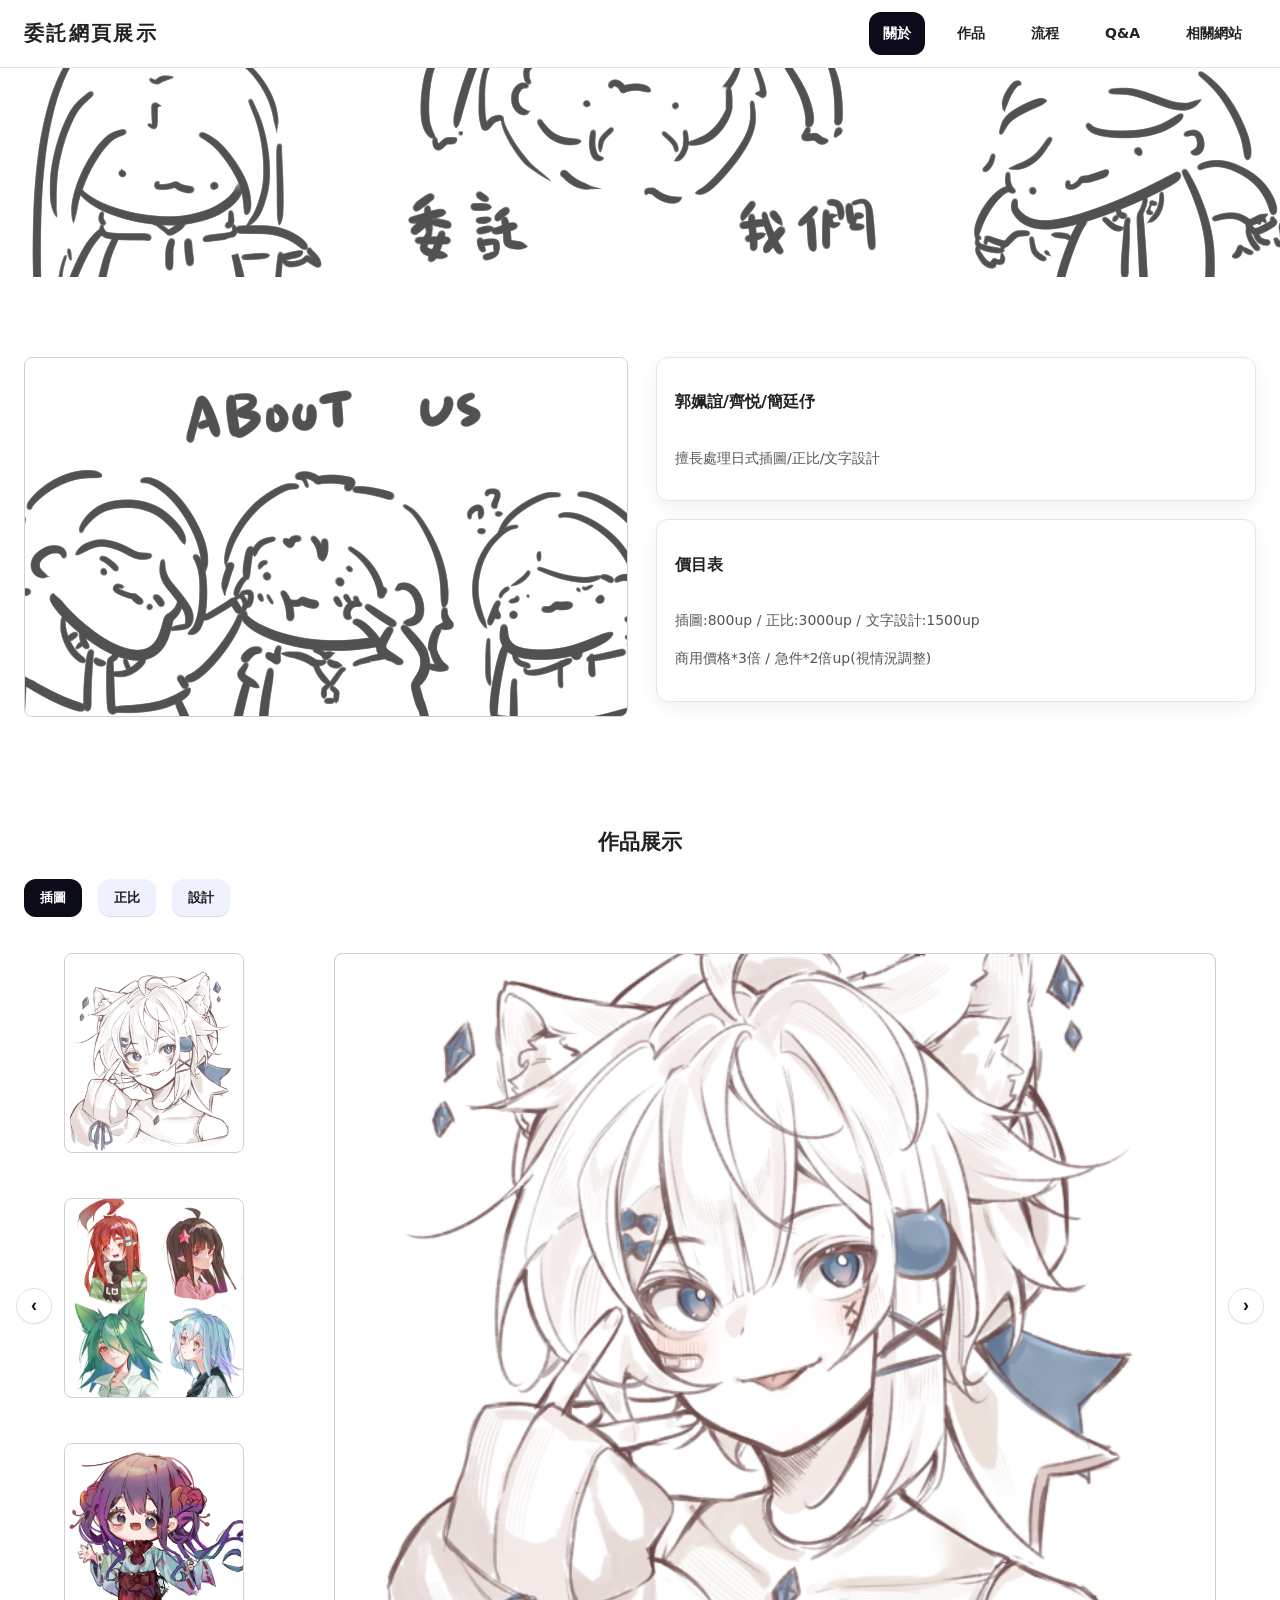
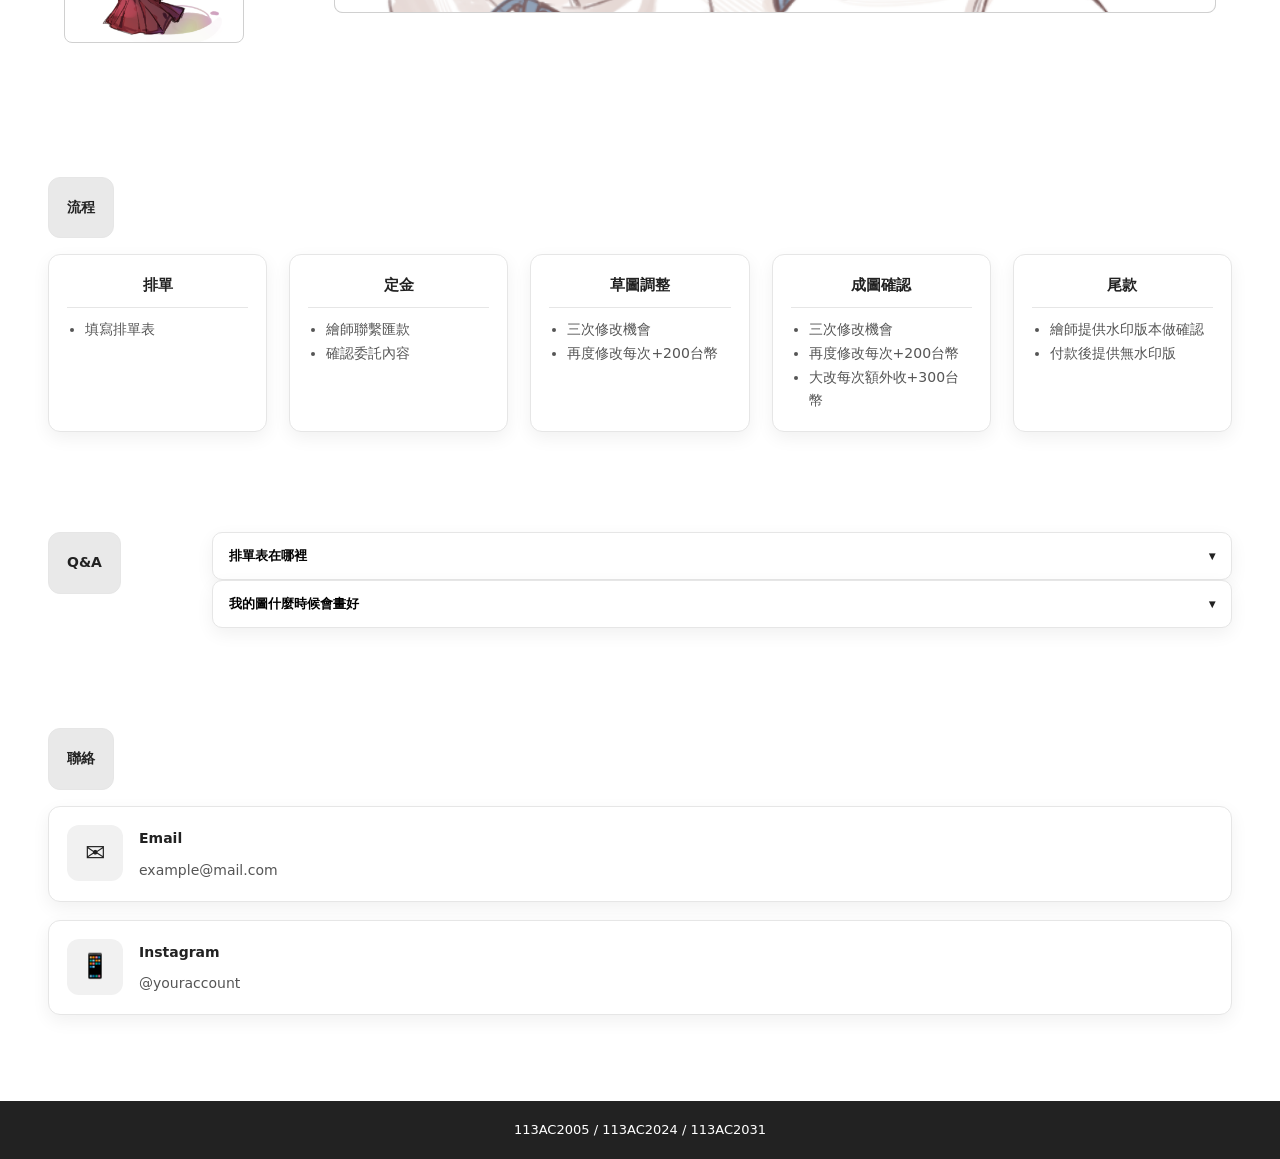
<file: index.html>
<!doctype html>
<html lang="zh-Hant">
<head>
  <meta charset="utf-8" />
  <meta name="viewport" content="width=device-width, initial-scale=1" />
  <title>個人作品展示</title>
  <link rel="stylesheet" href="style.css" />
  <script defer src="script.js"></script>
</head>
<body>

  <!-- ░░ 固定導覽列 ░░ -->
  <header class="site-header" id="siteHeader">
    <div class="container header-inner">
      <div class="brand">委託網頁展示</div>
      <nav class="nav">
        <a class="nav-link" href="#about">關於</a>
        <a class="nav-link" href="#works">作品</a>
        <a class="nav-link" href="#flow">流程</a>
        <a class="nav-link" href="#qa">Q&A</a>
        <a class="nav-link" href="#contact">相關網站</a>
      </nav>
    </div>
  </header>

  <!-- ░░ 頂部橫幅 ░░ -->
  <section class="banner">
    <div class="container">
      <div class="ph ph-banner" aria-label="頂部橫幅"></div>
    </div>
  </section>

  <!-- ░░ 關於 ░░ -->
  <section id="about" class="section">
    <div class="container about-grid">
      <div class="about-left">
        <figure class="ph ph-hero">
          <img src="images/2.png" alt="hero image" />
        </figure>
      </div>
      <div class="about-right">
        <article class="card">
          <h3 class="card-title">郭姵誼/齊悦/簡廷伃</h3>
          <div class="card-body">
            <p>擅長處理日式插圖/正比/文字設計</p>
          </div>
        </article>
        <article class="card">
          <h3 class="card-title">價目表</h3>
          <div class="card-body">
            <p>插圖:800up / 正比:3000up / 文字設計:1500up</p>
            <p>商用價格*3倍 / 急件*2倍up(視情況調整)</p>
          </div>
        </article>
      </div>
    </div>
  </section>

  <!-- ░░ 作品展示 ░░ -->
  <section class="works section" id="works">
    <div class="container">
      <h2 class="section-heading">作品展示</h2>

      <!-- 三個按鈕 -->
      <div class="tabbar">
        <button class="tab-btn active" data-target="illust">插圖</button>
        <button class="tab-btn" data-target="prop">正比</button>
        <button class="tab-btn" data-target="design">設計</button>
      </div>

      <!-- 共用展示區 -->
      <div class="panel show" id="panel-main">
        <div class="thumbs">
          <figure class="ph ph-sq"></figure>
          <figure class="ph ph-sq"></figure>
          <figure class="ph ph-sq"></figure>
        </div>

        <!-- 主圖容器：按鈕圖 -->
        <figure class="ph ph-main">
            <img src="images/illust1.jpg" alt="pic" id="main-image" />
        </figure>

        <!-- 左右箭頭 -->
        <button class="carousel-arrow left" id="prev">‹</button>
        <button class="carousel-arrow right" id="next">›</button>
      </div>
    </div>
  </section>

  <!-- ░░ 流程 ░░ -->
  <section id="flow" class="section flow">
    <div class="container">
      <div class="flow-title">流程</div>
      <div class="flow-grid">
        <article class="flow-card"><h3>排單</h3><ul><li>填寫排單表</li></ul></article>
        <article class="flow-card"><h3>定金</h3><ul><li>繪師聯繫匯款</li></ul> <ul><li>確認委託內容</li></ul></article>
        <article class="flow-card"><h3>草圖調整</h3><ul><li>三次修改機會</li></ul> <ul><li>再度修改每次+200台幣</li></ul></article>
        <article class="flow-card"><h3>成圖確認</h3><ul><li>三次修改機會</li></ul> <ul><li>再度修改每次+200台幣</li></ul> <ul><li>大改每次額外收+300台幣</li></ul> </article>
        <article class="flow-card"><h3>尾款</h3> <ul><li>繪師提供水印版本做確認</li></ul> <ul><li>付款後提供無水印版</li></ul></article>
      </div>
    </div>
  </section>

  <!-- ░░ Q&A ░░ -->
  <section id="qa" class="section qa">
    <div class="container qa-grid">
      <div class="qa-badge">Q&A</div>
      <div class="qa-list">
        <div class="qa-item">
          <button class="qa-q">排單表在哪裡</button>
          <div class="qa-a">在下方相關網站處喔!</div>
        </div>
        <div class="qa-item">
          <button class="qa-q">我的圖什麼時候會畫好</button>
          <div class="qa-a">看您的排單月份喔!詳情請洽您的繪師!</div>
        </div>
      </div>
    </div>
  </section>

  <!-- ░░ 聯絡 ░░ -->
  <section id="contact" class="section contact">
    <div class="container">
      <div class="contact-badge">聯絡</div>
      <div class="contact-list">
        <article class="contact-card">
          <div class="contact-icon">✉️</div>
          <div class="contact-body"><h4>Email</h4><p>example@mail.com</p></div>
        </article>
        <article class="contact-card">
          <div class="contact-icon">📱</div>
          <div class="contact-body"><h4>Instagram</h4><p>@youraccount</p></div>
        </article>
      </div>
    </div>
  </section>

  <!-- ░░ 黑色頁尾 ░░ -->
  <footer class="site-footer">
    <div class="container">113AC2005 / 113AC2024 / 113AC2031</div>
  </footer>

</body>
</html>
</file>
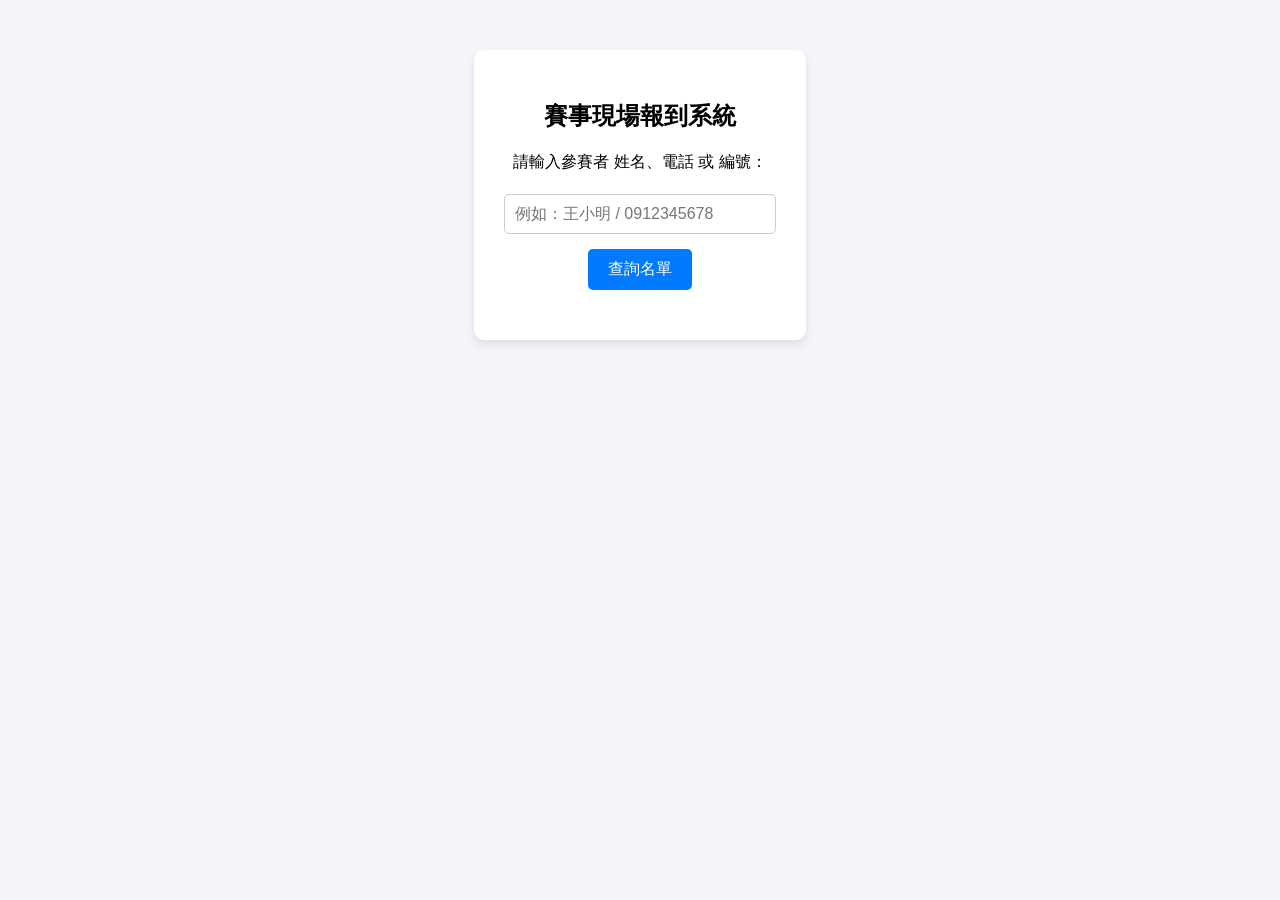
<file: name/name.html>
<!DOCTYPE html>
<html lang="zh-TW">
<head>
  <meta charset="UTF-8">
  <meta name="viewport" content="width=device-width, initial-scale=1.0">
  <title>賽事現場報到系統</title>
  <style>
    body { font-family: "微軟正黑體", sans-serif; text-align: center; margin-top: 50px; background-color: #f4f4f9; }
    .container { background: white; padding: 30px; border-radius: 10px; box-shadow: 0 4px 8px rgba(0,0,0,0.1); display: inline-block; max-width: 90%; }
    input { padding: 10px; font-size: 16px; border: 1px solid #ccc; border-radius: 5px; outline: none; margin: 5px 0; width: 250px; }
    button { padding: 10px 20px; font-size: 16px; cursor: pointer; background-color: #007BFF; color: white; border: none; border-radius: 5px; margin-top: 10px; }
    button:hover { background-color: #0056b3; }
    #result { margin-top: 20px; font-weight: bold; font-size: 18px; }
    
    /* 手環區域預設隱藏 */
    #wristbandSection { display: none; margin-top: 20px; padding-top: 20px; border-top: 1px dashed #ccc; }
    .success-btn { background-color: #28a745; }
    .success-btn:hover { background-color: #218838; }
  </style>
</head>
<body>

  <div class="container">
    <h2>賽事現場報到系統</h2>
    
    <div>
      <p>請輸入參賽者 姓名、電話 或 編號：</p>
      <input type="text" id="searchInput" placeholder="例如：王小明 / 0912345678">
      <br>
      <button onclick="checkRegistration()">查詢名單</button>
    </div>

    <div id="result"></div>

    <div id="wristbandSection">
      <p id="wristbandHint">確認為參賽者！請輸入發放的手環編號：</p>
      <input type="text" id="wristbandInput" placeholder="例如：A001">
      <br>
      <button class="success-btn" onclick="submitWristband()">確認發放並寫入系統</button>
    </div>
  </div>

  <script>
    // 你的正式版 GAS 網址
    const gasUrl = 'https://script.google.com/macros/s/AKfycbxmzVFQKeO8wIETMpEP0b5mljrGJQwrG4zA9EqQzYyt-oegTh9cn7KkXwg9TUZsUmJA/exec'; 
    let currentQuery = ""; // 記住剛剛查詢成功的字串(可能是電話或編號)

    function checkRegistration() {
      const queryValue = document.getElementById('searchInput').value.trim();
      const resultDiv = document.getElementById('result');
      const wristbandSection = document.getElementById('wristbandSection');
      
      if (!queryValue) {
        resultDiv.innerHTML = "請先輸入查詢資料喔！";
        resultDiv.style.color = "red";
        return;
      }

      resultDiv.innerHTML = "資料查詢中，請稍候...";
      resultDiv.style.color = "#666";
      wristbandSection.style.display = "none"; 

      // 傳送 query 給 GAS
      fetch(`${gasUrl}?action=check&query=${queryValue}`)
        .then(response => response.json())
        .then(data => {
          if (data.found) {
            // 這裡顯示 data.name (GAS 查到的姓名)，這樣工作人員才能核對本人
            resultDiv.innerHTML = `✅ 查詢成功！參賽者「${data.name}」在名單內。`;
            resultDiv.style.color = "green";
            
            currentQuery = queryValue; // 記住搜尋條件，等一下寫入要用
            wristbandSection.style.display = "block";
            document.getElementById('wristbandInput').value = ""; 
            document.getElementById('wristbandInput').focus();
          } else {
            resultDiv.innerHTML = `❌ 找不到「${queryValue}」的相關資料。`;
            resultDiv.style.color = "red";
          }
        })
        .catch(error => {
          resultDiv.innerHTML = "系統發生錯誤，請稍後再試。";
          console.error('Error:', error);
        });
    }

    function submitWristband() {
      const wristband = document.getElementById('wristbandInput').value.trim();
      const resultDiv = document.getElementById('result');
      const wristbandSection = document.getElementById('wristbandSection');

      if (!wristband) {
        alert("請輸入手環編號！");
        return;
      }

      resultDiv.innerHTML = "手環編號寫入中，請稍候...";
      resultDiv.style.color = "#666";
      
      // 帶著 query 和 手環編號 去更新
      fetch(`${gasUrl}?action=update&query=${currentQuery}&wristband=${wristband}`)
        .then(response => response.json())
        .then(data => {
          if (data.success) {
            resultDiv.innerHTML = `🎉 報到完成！手環編號 (${wristband}) 已寫入系統。`;
            resultDiv.style.color = "blue";
            wristbandSection.style.display = "none"; 
            document.getElementById('searchInput').value = ""; // 清空查詢框
          } else {
            resultDiv.innerHTML = "❌ 寫入失敗，請確認資料後重試。";
            resultDiv.style.color = "red";
          }
        })
        .catch(error => {
          resultDiv.innerHTML = "寫入時發生錯誤，請稍後再試。";
          console.error('Error:', error);
        });
    }
  </script>

</body>
</html>
</file>
<file: style.css>
/* ========= 🎨 變數區 ========= */
:root{
  --w:1280px;
  --header-h:68px;

  --white:#fff;
  --ink:#222;
  --ink-2:#555;
  --muted:#f4f4f4;
  --line:#e6e6e6;
  --card:#ffffff;
  --shadow:0 6px 18px rgba(0,0,0,.06);

  --tab:#eef2ff;
  --tab-active:#0b0b1a;
  --tab-ink:#1a1a1a;
  --tab-ink-active:#fff;
}

/* ========= 🔧 Reset / Base ========= */
*{box-sizing:border-box}
html,body{height:100%}
html{scroll-behavior:smooth}
body{
  margin:0;
  color:var(--ink);
  background:var(--white);
  font:14px/1.7 "Noto Sans TC", system-ui, -apple-system, "PingFang TC","Microsoft JhengHei",sans-serif;
}

/* ========= 🧭 導覽列 ========= */
.site-header{
  position: fixed;
  top:0; left:0; right:0;
  z-index:2000;
  background:var(--white);
  border-bottom:1px solid var(--line);
  height:var(--header-h);
  display:flex; align-items:center;
}
.container{
  width:100%; max-width:var(--w);
  margin:0 auto; padding:0 24px;
}
.header-inner{ display:flex; align-items:center; justify-content:space-between }
.brand{ font-weight:800;font-size:1.4em; letter-spacing:.12em;cursor:pointer; user-select:none }
.nav{ display:flex; gap:18px }
.nav-link{
  text-decoration:none; color:var(--ink);
  padding:10px 14px; border-radius:12px;
  font-weight:700;
  transition:background .15s ease,color .15s ease,transform .05s;
}
.nav-link:hover{ background:#e9e9e9 }
.nav-link.active{
  background:var(--tab-active);
  color:var(--tab-ink-active);
}

/* ========= 區段共用樣式 ========= */
.section{ padding:50px 0 }
.section-heading{ text-align:center; margin:8px 0 18px }

/* ========= Banner ========= */
.ph{
  position:relative;
  background:#e9e9e9;
  border:1px solid #d0d0d0;
  border-radius:8px;
  overflow:hidden;
  margin-bottom: 30px;
}
.ph::before, .ph::after{ display:none; content:none; } /* 移除斜線叉叉 */

.banner{
  width:100vw;
  position:relative;
  left:50%; right:50%;
  margin-left:-50vw; margin-right:-50vw; margin-top:67px;
}
.ph-banner {
  width: 100%;
  height: 210px;
  border-radius: 0;
  border: none;
  background-image: url("images/6e2c52ca176105ec.png");  /* 原本的圖片 */
  background-size: cover;                     /* 填滿區域 */
  background-repeat: no-repeat;               /* 不重複 */
  background-position: 50% 45%;               /* 調整顯示位置 */
}
.ph-banner img{
  width:100%; height:100%; object-fit:cover; display:block;
}
.banner .container{ max-width:none; padding-left:0; padding-right:0 }

/* ========= 關於區塊 ========= */
.about-grid{ display:grid; grid-template-columns:1fr 1fr; gap:28px; align-items:start }
.about-left{ align-self:start }
.about-left .ph-hero{ height:360px; margin:0 }

/* ========= 卡片 ========= */
.card{
  background:var(--card);
  border:1px solid var(--line);
  border-radius:12px;
  box-shadow:var(--shadow);
}
.card + .card{ margin-top:18px }
.card-title{ padding:14px 18px 14px 18px; font-weight:800; }
.card-body{ padding:0 18px 16px; color:var(--ink-2); }

/* ========= 作品區 ========= */
.works .tabbar{ display:flex; gap:16px; margin:6px 0 18px }
.tab-btn{
  appearance:none; border:none; cursor:pointer;
  background:var(--tab); color:var(--tab-ink);
  padding:10px 16px; border-radius:12px;
  font-weight:800;
  transition:background .15s ease,color .15s ease;
  box-shadow:inset 0 -1px 0 rgba(0,0,0,.08);
}
.tab-btn:hover{ background:#e9e9e9 }
.tab-btn.active{ background:var(--tab-active); color:var(--tab-ink-active) }
.panel{
  display:grid; grid-template-columns:260px 1fr; gap:10px;
  position:relative;
  min-height:520px; padding:4px 0;
  visibility:hidden; opacity:0; transform:translateY(6px);
  transition:opacity .25s ease, transform .25s ease, visibility 0s linear .25s;
}
.panel.show{ visibility:visible; opacity:1; transform:none; transition:opacity .25s ease, transform .25s ease; }
.thumbs{ display:flex; flex-direction:column; gap:1px }
.ph-sq{
  width:180px; height:200px;
  background:#e9e9e9;
  border-radius:8px; overflow:hidden; position:relative;
}
.ph-sq::before, .ph-sq::after{ display:none; content:none; } /* 移除叉叉 */
.ph-main{
  height:660px;
  transition: opacity 0.5s ease;
  background:#e9e9e9;
  border-radius:8px; overflow:hidden; position:relative;
}
.ph-main img{ width:100%; height:100%; object-fit:cover; border-radius:inherit; display:block }

/* 輪播箭頭 */
.carousel-arrow{
  position:absolute; top:50%; transform:translateY(-50%);
  width:36px; height:36px; border-radius:999px; border:1px solid #e1e1e1;
  background:#fff; font-weight:900; font-size:18px; color:#111;
  display:grid; place-items:center; box-shadow:0 1px 0 rgba(0,0,0,.05);
}
.carousel-arrow.left{ left:-8px }
.carousel-arrow.right{ right:-8px }

/* 輪播小點 */
.dots{ position:absolute; left:50%; transform:translateX(-50%); bottom:-8px; display:flex; gap:8px }
.dots span{ width:8px; height:8px; border-radius:50%; background:#d7d7d7 }
.dots .active{ background:#222 }

/* ========= 流程卡片 ========= */
.flow-title{
  background:#e9e9e9;border:1px solid var(--line);
  border-radius:12px; padding:18px;
  width:max-content; margin:0 0 16px 24px;
  font-weight:800; font-family:inherit;
}
.flow-grid{ display:grid; grid-template-columns:repeat(5,1fr); gap:22px; padding:0 24px }
.flow-card{
  background:var(--card); border:1px solid var(--line);
  border-radius:12px; box-shadow:var(--shadow); padding:18px;
}
.flow-card h3{
  margin:0 0 10px; text-align:center; font-size:15px; font-weight:800;
  padding-bottom:8px; border-bottom:1px solid var(--line);
}
.flow-card ul{ margin:0; padding-left:18px; color:var(--ink-2) }

/* ========= Q&A ========= */
.qa-grid{ display:grid; grid-template-columns:160px 1fr; gap:28px; align-items:start }
.qa-badge{ background:#e9e9e9; border:1px solid var(--line); border-radius:12px; padding:18px; font-weight:800; width:max-content; margin-left:24px }
.qa-list{ margin-right:24px }
.qa-item{ position:relative; z-index:1 }
.qa-q{
  width:100%; text-align:left; padding:14px 16px; border-radius:10px; border:1px solid var(--line);
  background:#fff; font-weight:700; cursor:pointer;
  display:flex; align-items:center; justify-content:space-between; gap:12px;
  box-shadow:var(--shadow);
}
.qa-q::after{ content:"▾"; font-size:12px; color:#222 }
.qa-a{
  display:none; padding:12px 16px 16px; margin-top:4px;
  border:1px solid var(--line); border-radius:10px; background:#fff; color:var(--ink-2);
  box-shadow:var(--shadow);
}
.qa-item.open .qa-a{ display:block }
.qa-item.open .qa-q::after{ content:"▴" }

/* ========= 聯絡資訊 ========= */
.contact-badge{ background:#e9e9e9; border:1px solid var(--line); border-radius:12px; padding:18px; width:max-content; margin:0 0 16px 24px; font-weight:800 }
.contact-list{ display:grid; gap:18px; padding:0 24px }
.contact-card{
  display:grid; grid-template-columns:56px 1fr; gap:16px;
  background:var(--card); border:1px solid var(--line); border-radius:12px; box-shadow:var(--shadow); padding:18px;
}
.contact-icon{ width:56px; height:56px; border-radius:12px; background:#f1f1f1; display:grid; place-items:center; font-size:24px }
.contact-body h4{ margin:2px 0 8px }
.contact-body p{ margin:0; color:var(--ink-2) }

/* ========= 頁尾 ========= */
.site-footer{ background:#222; color:#fff; padding:18px 0; margin-top:36px;
font-size:13px;
text-align: center; }

/* ========= RWD ========= */
@media (max-width:1200px){
  .flow-grid{ grid-template-columns:repeat(3, 1fr) }
  .panel{ grid-template-columns:1fr }
  .thumbs{ flex-direction:row }
  .ph-sq{ width:48%; height:200px }
  .ph-main{ height:480px }
}
@media (max-width:820px){
  .about-grid{ grid-template-columns:1fr }
  .qa-grid{ grid-template-columns:1fr }
}
</file>
